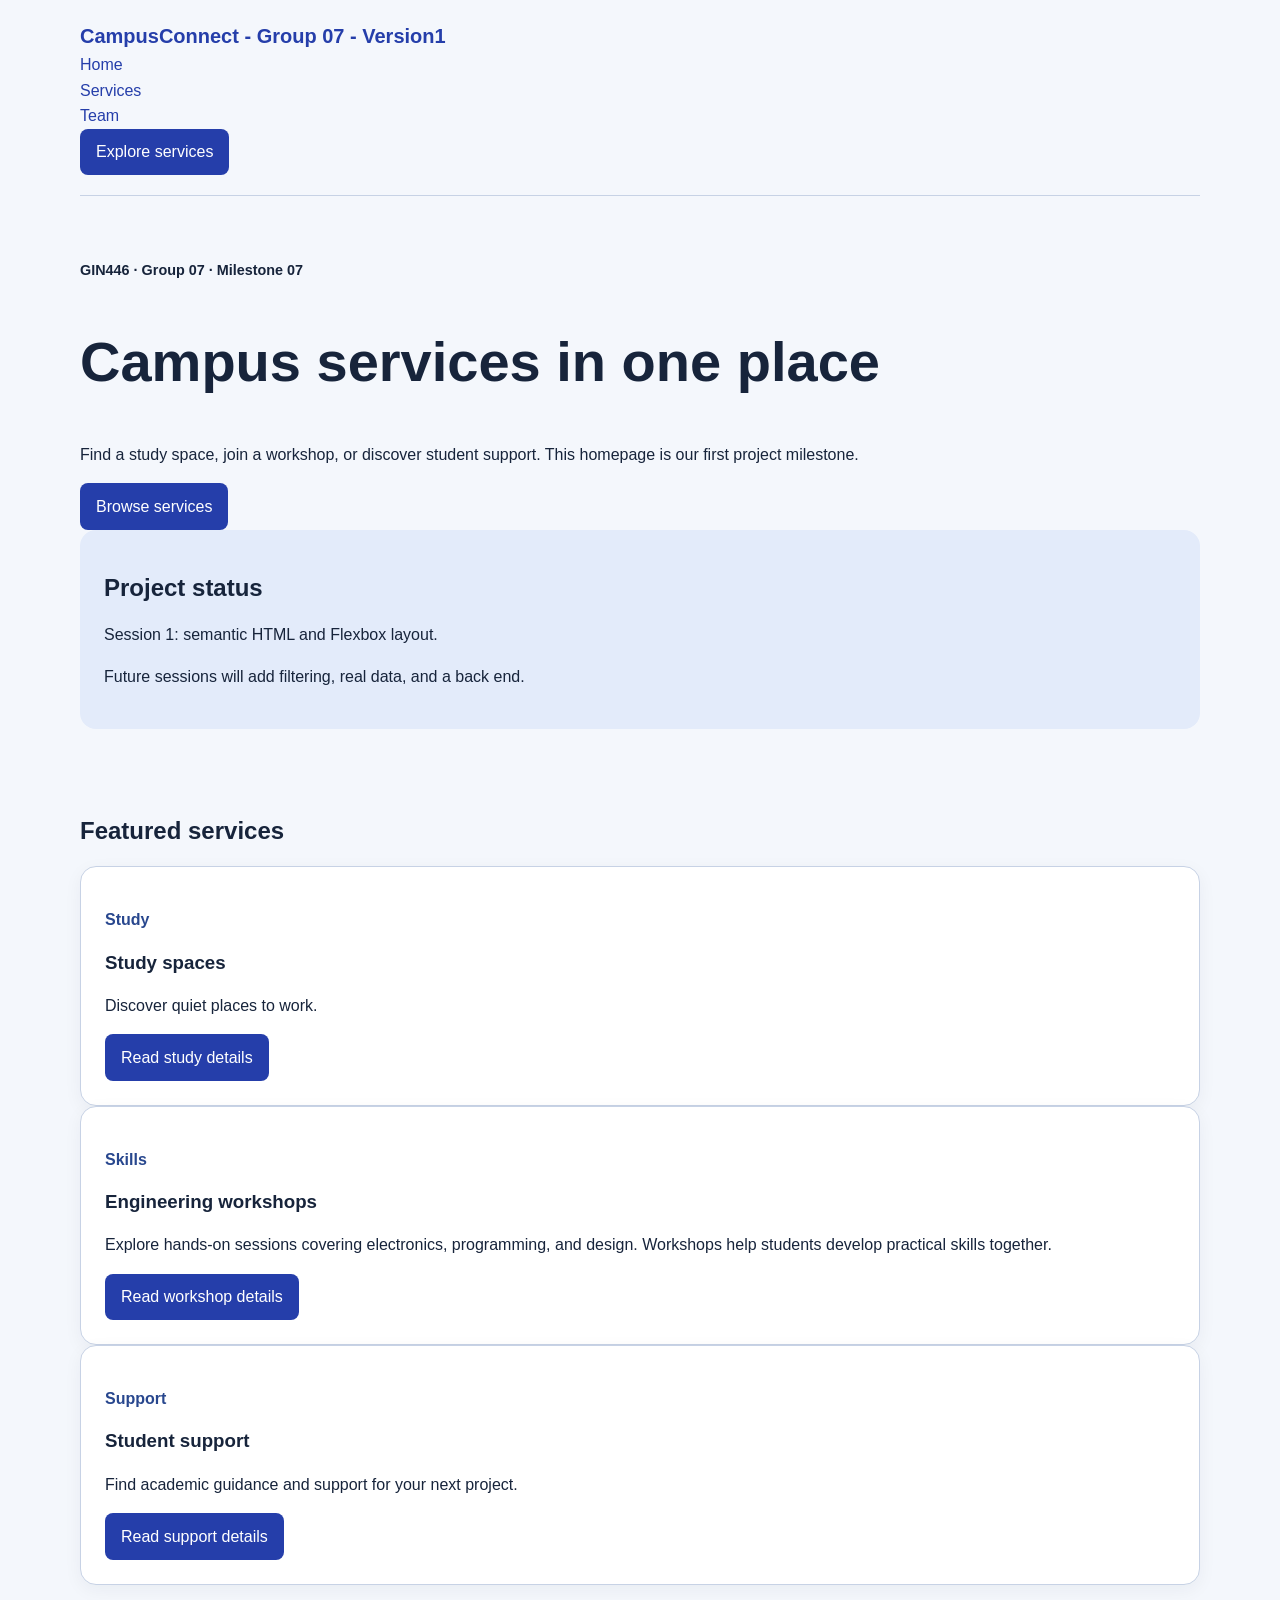
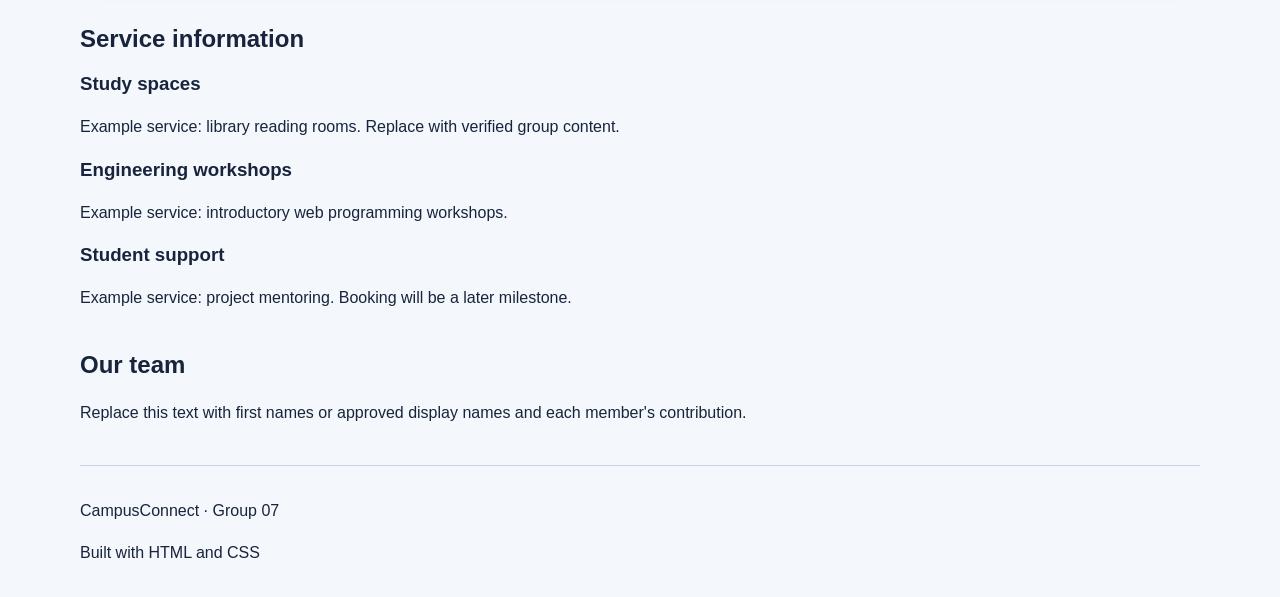
<file: index.html>
<!doctype html>
<html lang="en">
<head>
  <meta charset="utf-8">
  <meta name="viewport" content="width=device-width, initial-scale=1">
  <title>CampusConnect | Group 07</title>
  <link rel="stylesheet" href="css/styles.css">
</head>
<body>
  <a class="skip-link" href="#main">Skip to main content</a>
  <header class="site-header container">
    <a class="brand" href="#home">CampusConnect - Group 07 - Version1 </a>
    <nav aria-label="Main navigation">
      <ul class="nav-list">
        <li><a href="#home">Home</a></li>
        <li><a href="#services">Services</a></li>
        <li><a href="#team">Team</a></li>
      </ul>
    </nav>
    <a class="button" href="#services">Explore services</a>
  </header>
  <main id="main" class="container">
    <section class="hero" id="home" aria-labelledby="hero-title">
      <div class="hero-copy">
        <p class="eyebrow">GIN446 · Group 07 · Milestone 07</p>
        <h1 id="hero-title">Campus services in one place</h1>
        <p>Find a study space, join a workshop, or discover student support. This homepage is our first project milestone.</p>
        <a class="button" href="#services">Browse services</a>
      </div>
      <aside class="project-summary" aria-labelledby="summary-title">
        <h2 id="summary-title">Project status</h2>
        <p>Session 1: semantic HTML and Flexbox layout.</p>
        <p>Future sessions will add filtering, real data, and a back end.</p>
      </aside>
    </section>
    <section id="services" aria-labelledby="services-title">
      <h2 id="services-title">Featured services</h2>
      <div class="cards">
        <article class="card">
          <p class="tag">Study</p><h3>Study spaces</h3>
          <p>Discover quiet places to work.</p>
          <a class="button" href="#study-details">Read study details</a>
        </article>
        <article class="card">
          <p class="tag">Skills</p><h3>Engineering workshops</h3>
          <p>Explore hands-on sessions covering electronics, programming, and design. Workshops help students develop practical skills together.</p>
          <a class="button" href="#workshop-details">Read workshop details</a>
        </article>
        <article class="card">
          <p class="tag">Support</p><h3>Student support</h3>
          <p>Find academic guidance and support for your next project.</p>
          <a class="button" href="#support-details">Read support details</a>
        </article>
      </div>
    </section>
    <section class="details" aria-labelledby="details-title">
      <h2 id="details-title">Service information</h2>
      <h3 id="study-details">Study spaces</h3><p>Example service: library reading rooms. Replace with verified group content.</p>
      <h3 id="workshop-details">Engineering workshops</h3><p>Example service: introductory web programming workshops.</p>
      <h3 id="support-details">Student support</h3><p>Example service: project mentoring. Booking will be a later milestone.</p>
    </section>
    <section id="team" aria-labelledby="team-title">
      <h2 id="team-title">Our team</h2>
      <p>Replace this text with first names or approved display names and each member's contribution.</p>
    </section>
  </main>
  <footer class="site-footer container"><p>CampusConnect · Group 07</p><p>Built with HTML and CSS</p></footer>
</body>
</html>
</file>
<file: css/styles.css>
/* Base styles are supplied. Students implement the layout below. */
* { box-sizing: border-box; }
body { margin: 0; font-family: Arial, sans-serif; line-height: 1.6; color: #17243b; background: #f4f7fc; }
h1, h2, h3 { line-height: 1.2; }
h1 { font-size: clamp(2rem, 5vw, 3.5rem); }
a { color: #253eaa; overflow-wrap: anywhere; }
.container { width: min(1120px, calc(100% - 2rem)); margin-inline: auto; }
.site-header { padding-block: 1.25rem; border-bottom: 1px solid #c7d2e5; }
.brand { font-weight: 800; font-size: 1.25rem; text-decoration: none; }
.nav-list { list-style: none; padding: 0; margin: 0; }
.nav-list a { text-decoration: none; }
.hero { padding-block: 3rem; }
.eyebrow { font-size: .9rem; font-weight: bold; }
.project-summary { background: #e3ebfa; padding: 1.5rem; border-radius: 1rem; }
.card { background: white; border: 1px solid #c7d2e5; border-radius: 1rem; padding: 1.5rem; box-shadow: 0 5px 18px #17243b0d; }
.tag { color: #28478e; font-weight: bold; }
.button { display: inline-block; background: #253eaa; color: white; padding: .65rem 1rem; border-radius: .5rem; text-decoration: none; }
.button:hover { background: #172c83; }
a:focus-visible { outline: 3px solid #9a4800; outline-offset: 4px; }
section { margin-bottom: 2.5rem; scroll-margin-top: 1rem; }
.site-footer { padding-block: 1rem; border-top: 1px solid #c7d2e5; }
.skip-link { position: absolute; top: -100px; left: 1rem; background: white; padding: .5rem; }
.skip-link:focus { top: .5rem; }

/* TODO 1: Header: display:flex; align-items:center; flex-wrap:wrap; gap:1.5rem. */
/* TODO 2: Push the last header link right using auto margin on nav. */
/* TODO 3: Make .nav-list flex, wrapping, with gap:1rem. */
/* TODO 4: Hero: wrapping flex row, align-items:center, gap:2rem.
   .hero-copy: flex:2 1 28rem; .project-summary: flex:1 1 16rem.
   Set min-width:0 on both hero items. */
/* TODO 5: Cards: wrapping flex container, gap:1.25rem, stretch alignment. */
/* TODO 6: Each card: flex:1 1 16rem; min-width:0; nested flex column. */
/* TODO 7: Pin card links with margin-top:auto; align-self:flex-start. */
/* TODO 8: Footer: wrapping flex row; space-between; gap:1rem. */
</file>
